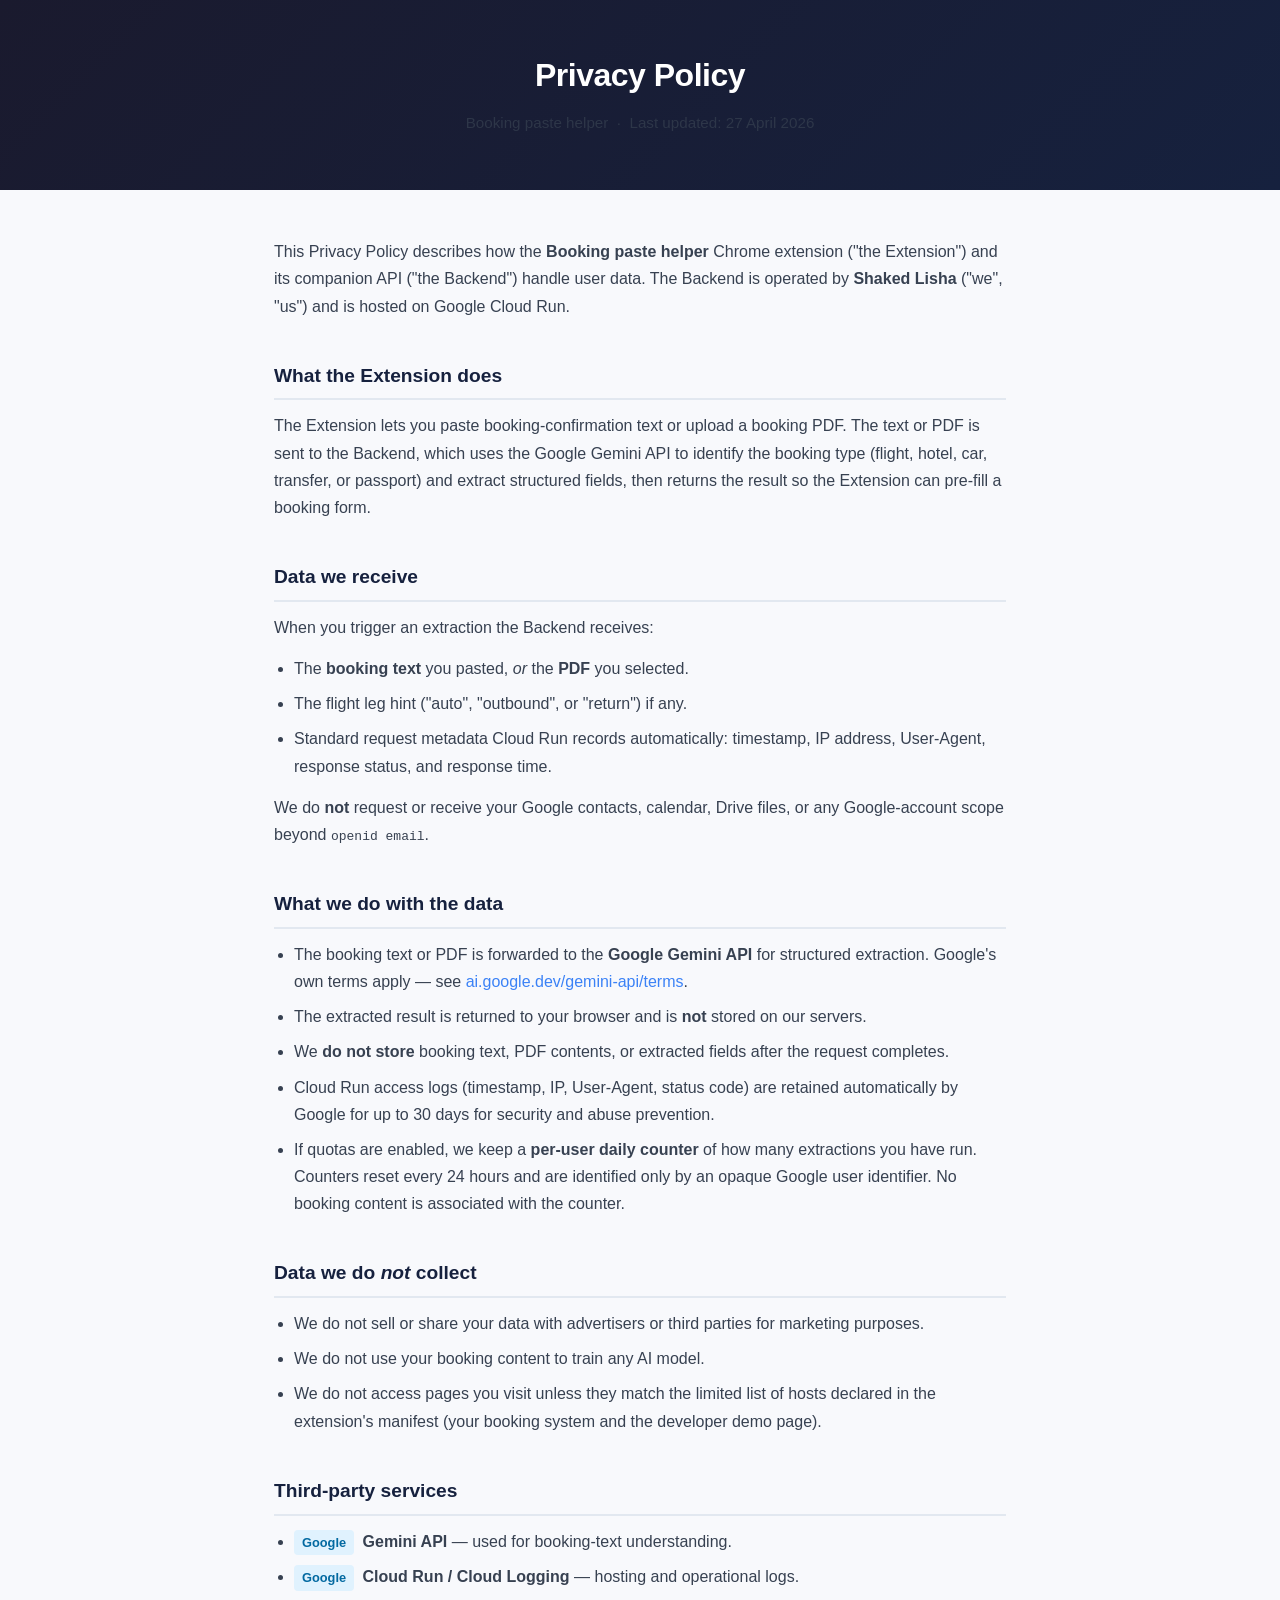
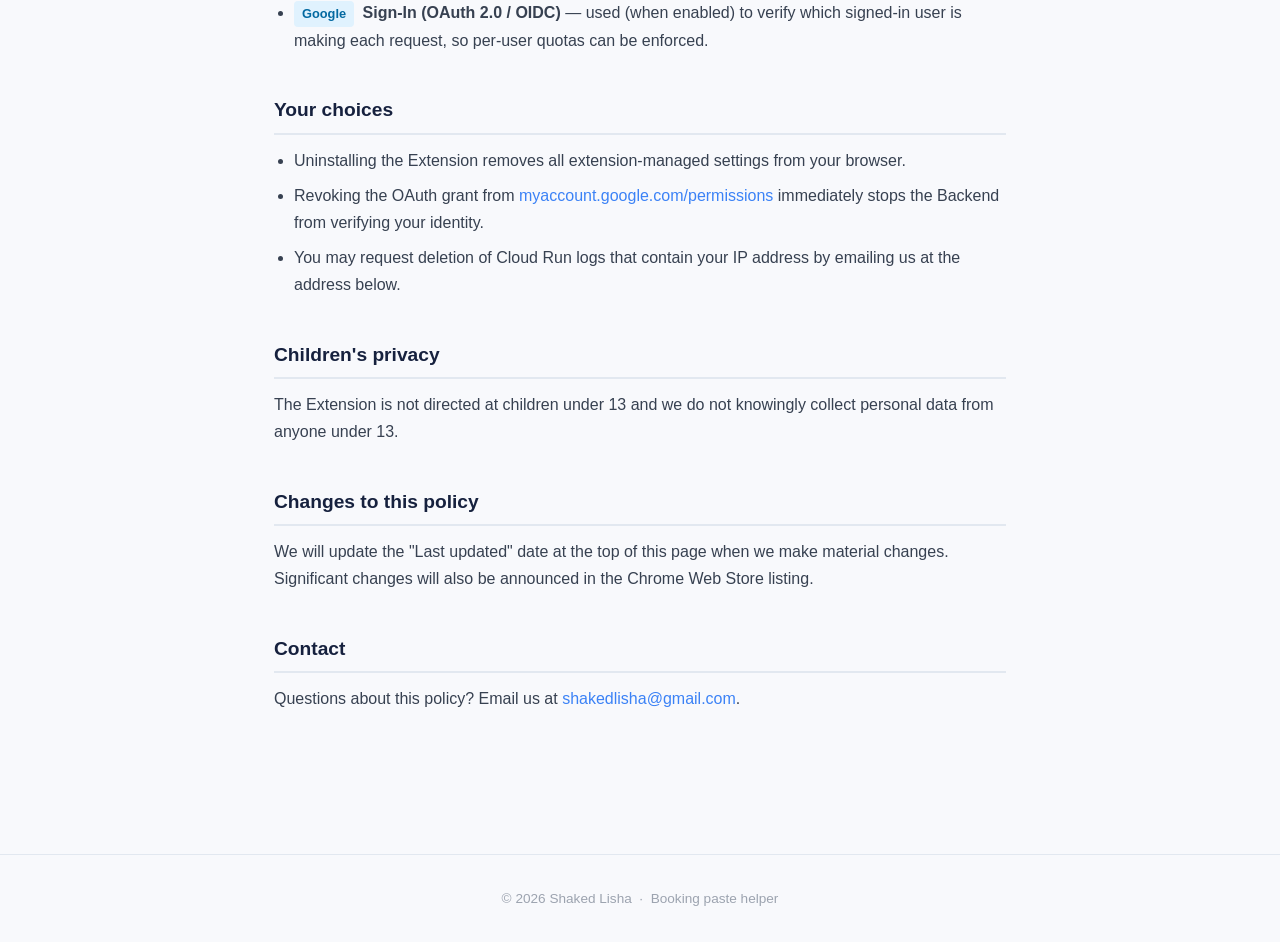
<file: docs/index.html>
<!DOCTYPE html>
<html lang="en">
<head>
  <meta charset="UTF-8" />
  <meta http-equiv="refresh" content="0; url=privacy.html" />
  <title>Booking paste helper</title>
</head>
<body>
  <p><a href="privacy.html">Privacy Policy</a></p>
</body>
</html>
</file>
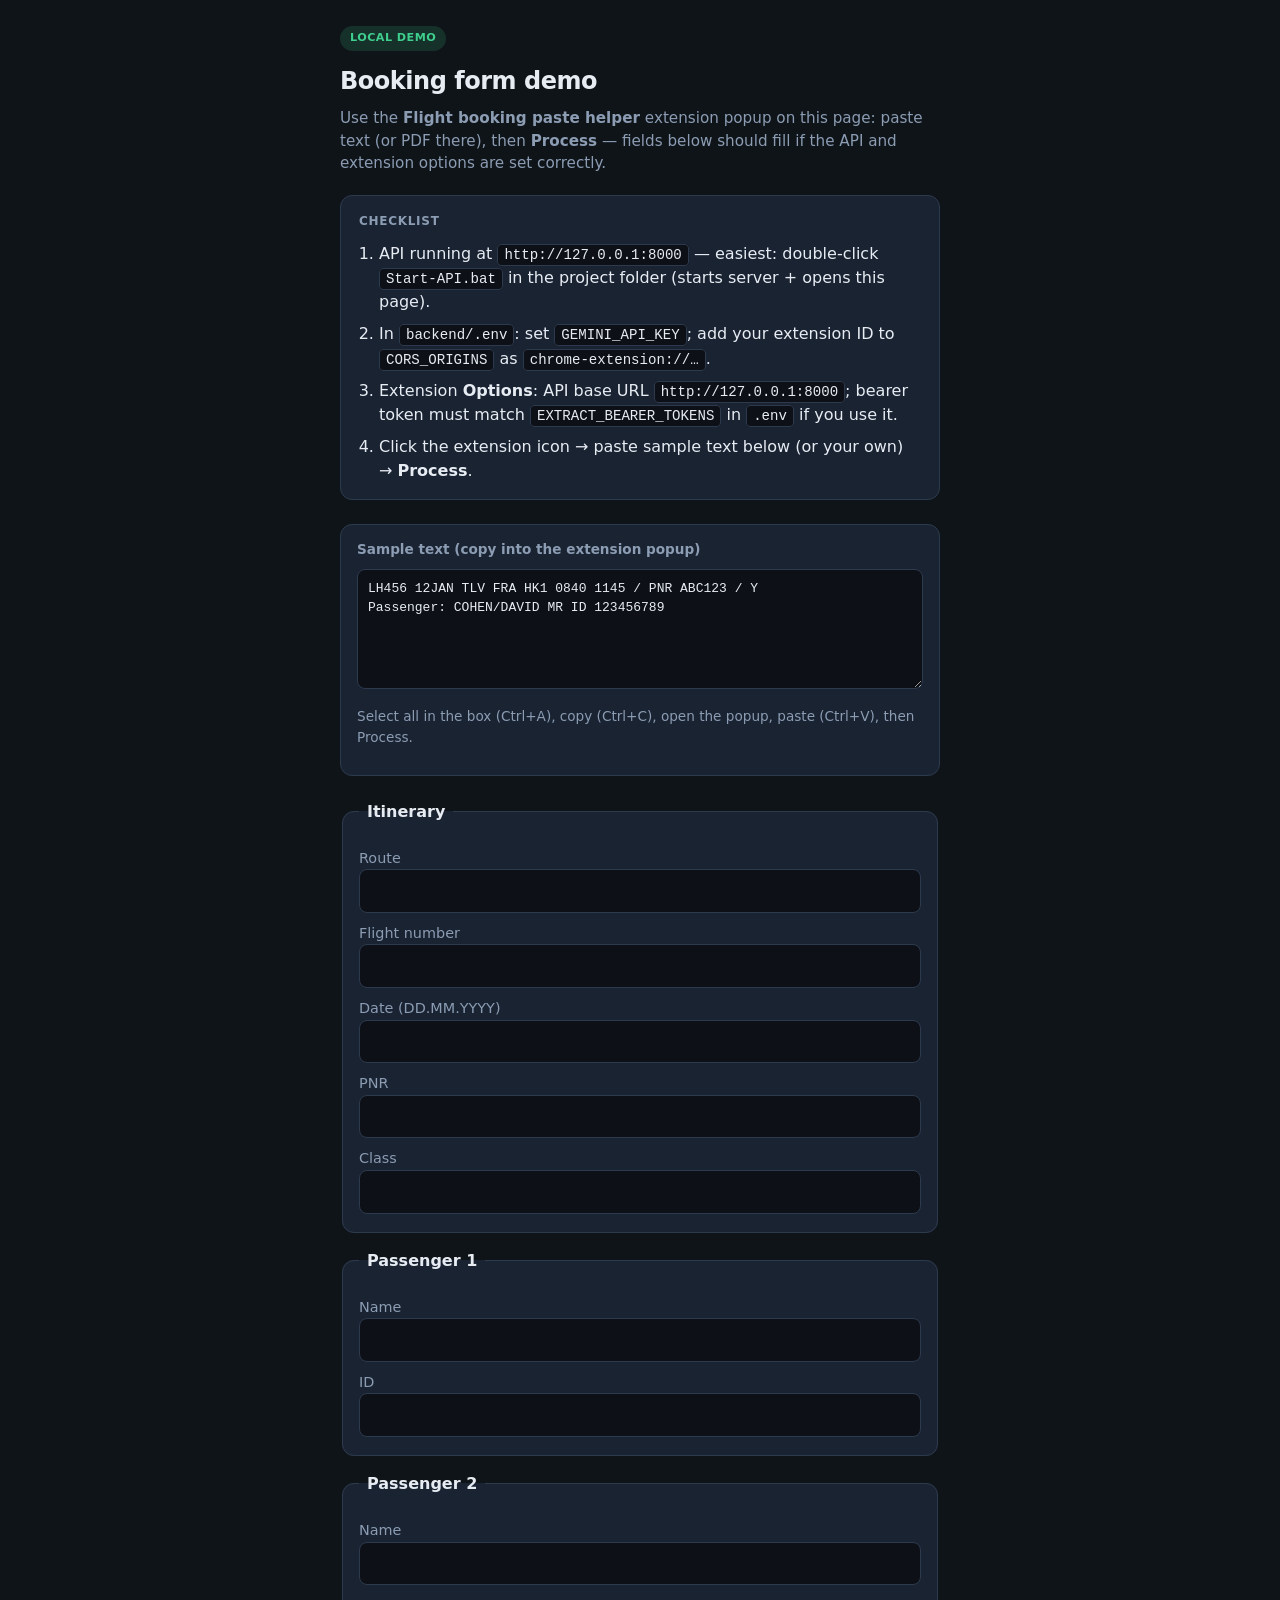
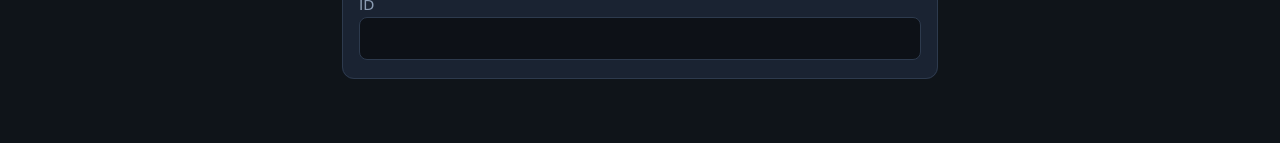
<file: backend/static/index.html>
<!DOCTYPE html>
<html lang="en">
  <head>
    <meta charset="UTF-8" />
    <meta name="viewport" content="width=device-width, initial-scale=1" />
    <title>Booking form demo</title>
    <style>
      :root {
        --bg: #0f1419;
        --card: #1a2332;
        --border: #2d3a4d;
        --text: #e7ecf3;
        --muted: #8b9cb3;
        --accent: #3d8bfd;
        --ok: #3ecf8e;
      }
      * {
        box-sizing: border-box;
      }
      body {
        font: 16px/1.5 "Segoe UI", system-ui, sans-serif;
        margin: 0;
        min-height: 100vh;
        background: var(--bg);
        color: var(--text);
      }
      .wrap {
        max-width: 640px;
        margin: 0 auto;
        padding: 24px 20px 48px;
      }
      h1 {
        font-size: 1.5rem;
        font-weight: 700;
        margin: 0 0 8px;
        letter-spacing: -0.02em;
      }
      .steps {
        background: var(--card);
        border: 1px solid var(--border);
        border-radius: 12px;
        padding: 16px 18px;
        margin-bottom: 24px;
      }
      .steps h2 {
        font-size: 0.75rem;
        text-transform: uppercase;
        letter-spacing: 0.06em;
        color: var(--muted);
        margin: 0 0 12px;
        font-weight: 600;
      }
      .steps ol {
        margin: 0;
        padding-left: 20px;
        color: var(--text);
      }
      .steps li {
        margin-bottom: 8px;
      }
      .steps li:last-child {
        margin-bottom: 0;
      }
      .steps code,
      .sample code {
        font-size: 0.88em;
        background: #0d1117;
        padding: 2px 6px;
        border-radius: 4px;
        border: 1px solid var(--border);
      }
      .pill {
        display: inline-block;
        font-size: 0.7rem;
        font-weight: 600;
        text-transform: uppercase;
        letter-spacing: 0.04em;
        background: rgba(62, 207, 142, 0.15);
        color: var(--ok);
        padding: 4px 10px;
        border-radius: 999px;
        margin-bottom: 12px;
      }
      .sample {
        background: var(--card);
        border: 1px solid var(--border);
        border-radius: 12px;
        padding: 14px 16px;
        margin-bottom: 24px;
      }
      .sample h3 {
        font-size: 0.85rem;
        margin: 0 0 10px;
        color: var(--muted);
        font-weight: 600;
      }
      .sample textarea {
        width: 100%;
        min-height: 120px;
        font: 13px/1.45 ui-monospace, monospace;
        background: #0d1117;
        color: var(--text);
        border: 1px solid var(--border);
        border-radius: 8px;
        padding: 10px;
        resize: vertical;
      }
      .hint {
        font-size: 0.85rem;
        color: var(--muted);
        margin-top: 10px;
      }
      fieldset {
        border: 1px solid var(--border);
        border-radius: 12px;
        margin-bottom: 16px;
        padding: 14px 16px;
        background: var(--card);
      }
      legend {
        font-weight: 600;
        padding: 0 8px;
      }
      label {
        display: block;
        margin: 10px 0 4px;
        font-size: 0.9rem;
        color: var(--muted);
      }
      input[type="text"] {
        width: 100%;
        padding: 10px 12px;
        border: 1px solid var(--border);
        border-radius: 8px;
        font: inherit;
        background: #0d1117;
        color: var(--text);
      }
      input[type="text"]:focus {
        outline: 2px solid var(--accent);
        outline-offset: 1px;
      }
    </style>
  </head>
  <body>
    <div class="wrap">
      <span class="pill">Local demo</span>
      <h1>Booking form demo</h1>
      <p style="color: var(--muted); margin: 0 0 20px; font-size: 0.95rem">
        Use the <strong>Flight booking paste helper</strong> extension popup on this page: paste text (or PDF there),
        then <strong>Process</strong> — fields below should fill if the API and extension options are set correctly.
      </p>

      <div class="steps">
        <h2>Checklist</h2>
        <ol>
          <li>
            API running at <code>http://127.0.0.1:8000</code> — easiest: double-click
            <code>Start-API.bat</code> in the project folder (starts server + opens this page).
          </li>
          <li>
            In <code>backend/.env</code>: set <code>GEMINI_API_KEY</code>; add your extension ID to
            <code>CORS_ORIGINS</code> as <code>chrome-extension://…</code>.
          </li>
          <li>
            Extension <strong>Options</strong>: API base URL <code>http://127.0.0.1:8000</code>; bearer token must match
            <code>EXTRACT_BEARER_TOKENS</code> in <code>.env</code> if you use it.
          </li>
          <li>Click the extension icon → paste sample text below (or your own) → <strong>Process</strong>.</li>
        </ol>
      </div>

      <div class="sample">
        <h3>Sample text (copy into the extension popup)</h3>
        <textarea readonly id="sample">LH456 12JAN TLV FRA HK1 0840 1145 / PNR ABC123 / Y
Passenger: COHEN/DAVID MR ID 123456789</textarea>
        <p class="hint">Select all in the box (Ctrl+A), copy (Ctrl+C), open the popup, paste (Ctrl+V), then Process.</p>
      </div>

      <form>
        <fieldset>
          <legend>Itinerary</legend>
          <label>Route <input type="text" data-booking-field="route" autocomplete="off" /></label>
          <label
            >Flight number
            <input type="text" data-booking-field="flightNumber" autocomplete="off"
          /></label>
          <label>Date (DD.MM.YYYY) <input type="text" data-booking-field="date" autocomplete="off" /></label>
          <label>PNR <input type="text" data-booking-field="pnr" autocomplete="off" /></label>
          <label>Class <input type="text" data-booking-field="flightClass" autocomplete="off" /></label>
        </fieldset>

        <fieldset>
          <legend>Passenger 1</legend>
          <div data-booking-passenger-row>
            <label>Name <input type="text" data-booking-field="passengerName" autocomplete="off" /></label>
            <label>ID <input type="text" data-booking-field="passengerId" autocomplete="off" /></label>
          </div>
        </fieldset>

        <fieldset>
          <legend>Passenger 2</legend>
          <div data-booking-passenger-row>
            <label>Name <input type="text" data-booking-field="passengerName" autocomplete="off" /></label>
            <label>ID <input type="text" data-booking-field="passengerId" autocomplete="off" /></label>
          </div>
        </fieldset>
      </form>
    </div>
  </body>
</html>
</file>
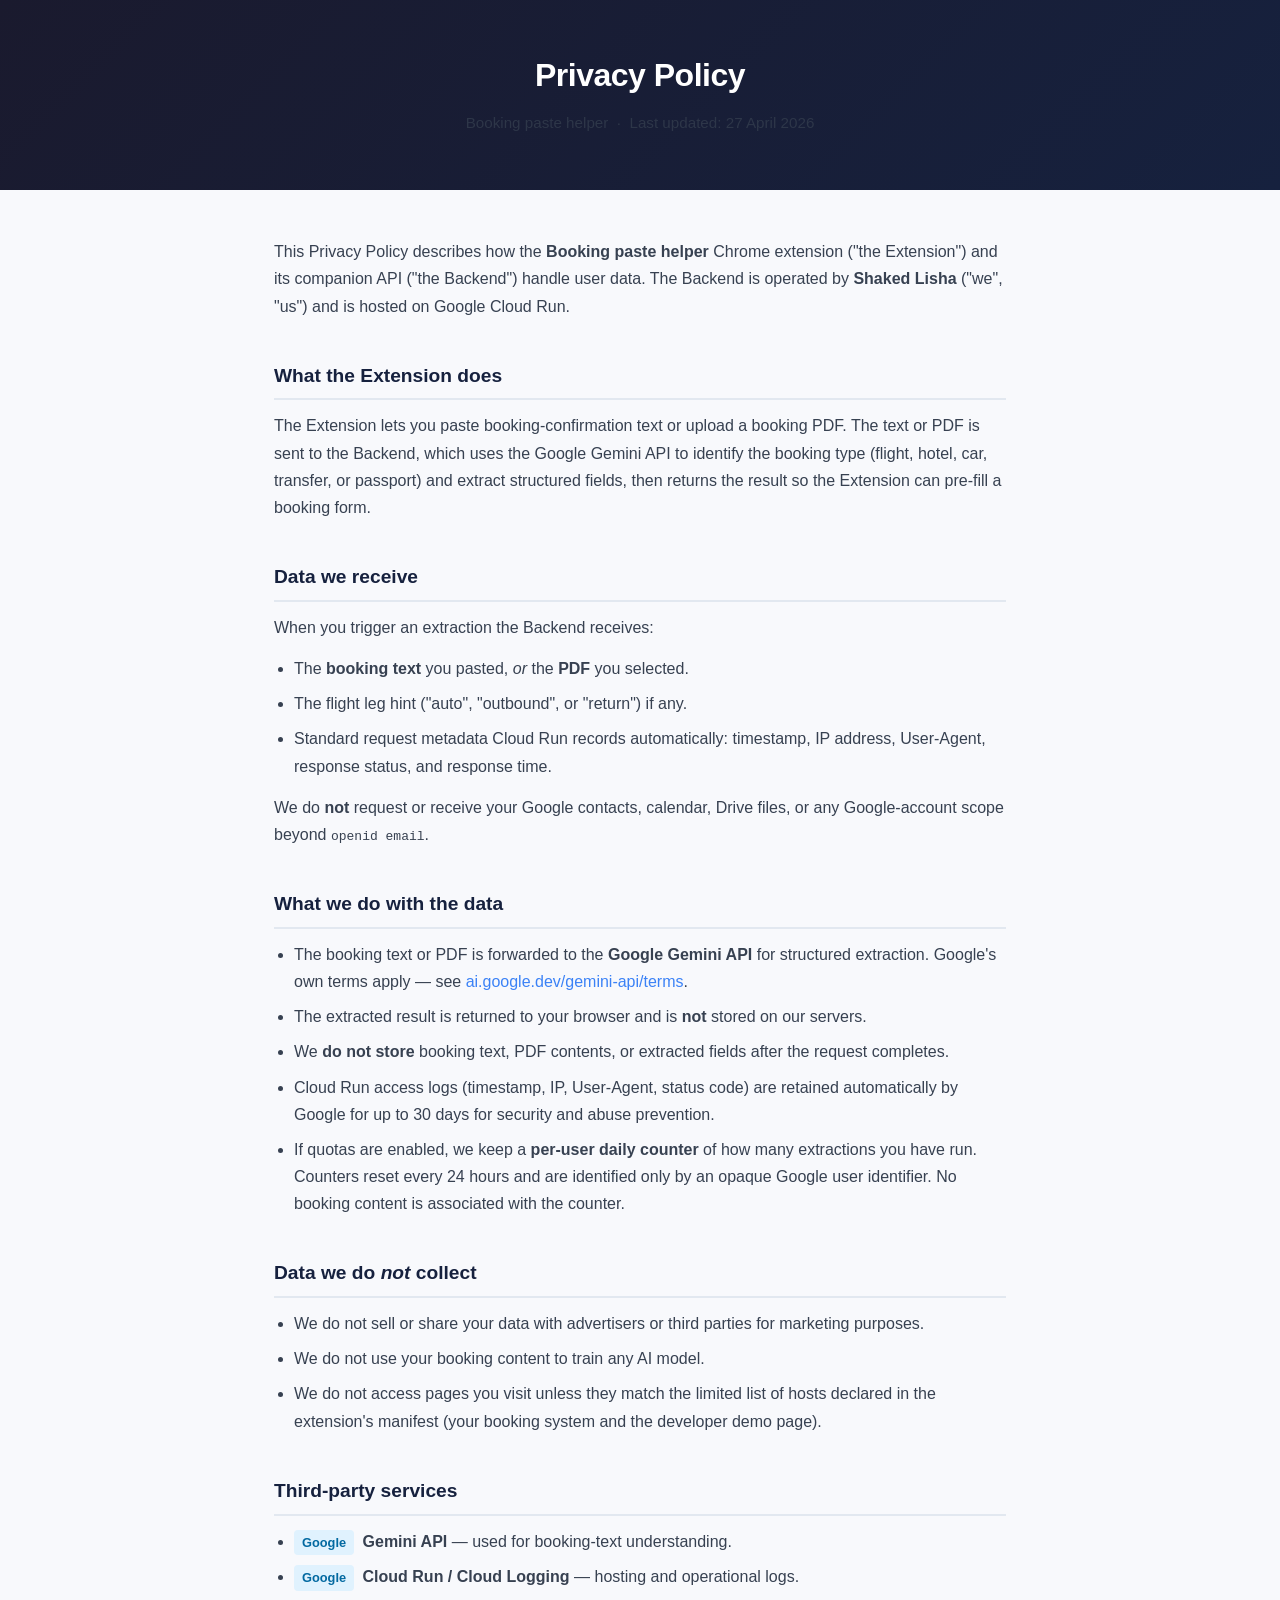
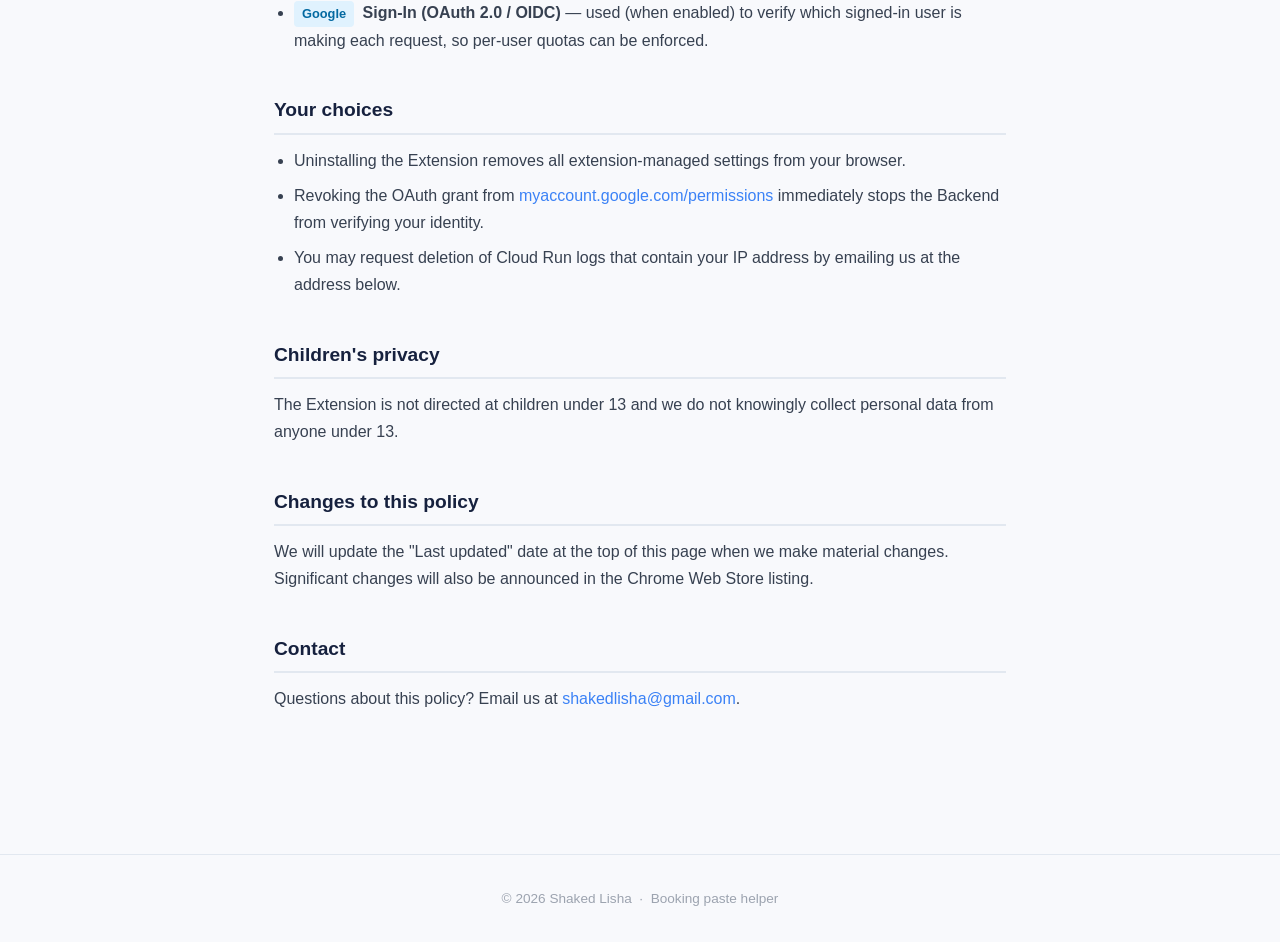
<file: docs/privacy.html>
<!DOCTYPE html>
<html lang="en">
<head>
  <meta charset="UTF-8" />
  <meta name="viewport" content="width=device-width, initial-scale=1.0" />
  <title>Privacy Policy – Booking paste helper</title>
  <style>
    *, *::before, *::after { box-sizing: border-box; margin: 0; padding: 0; }
    body {
      font-family: -apple-system, BlinkMacSystemFont, "Segoe UI", Roboto, Helvetica, Arial, sans-serif;
      line-height: 1.7;
      color: #1a1a2e;
      background: #f8f9fc;
    }
    header {
      background: linear-gradient(135deg, #1a1a2e 0%, #16213e 100%);
      color: #fff;
      padding: 48px 24px 40px;
      text-align: center;
    }
    header h1 { font-size: 2rem; font-weight: 700; letter-spacing: -0.5px; }
    header p  { margin-top: 8px; opacity: 0.7; font-size: 0.95rem; }
    main {
      max-width: 780px;
      margin: 48px auto;
      padding: 0 24px 80px;
    }
    h2 {
      font-size: 1.2rem;
      font-weight: 700;
      color: #16213e;
      margin: 40px 0 12px;
      padding-bottom: 6px;
      border-bottom: 2px solid #e2e8f0;
    }
    p { margin-bottom: 14px; color: #374151; }
    ul { margin: 0 0 14px 20px; color: #374151; }
    ul li { margin-bottom: 8px; }
    a { color: #3b82f6; text-decoration: none; }
    a:hover { text-decoration: underline; }
    .badge {
      display: inline-block;
      background: #e0f2fe;
      color: #0369a1;
      font-size: 0.8rem;
      font-weight: 600;
      border-radius: 4px;
      padding: 2px 8px;
      margin-right: 4px;
    }
    footer {
      text-align: center;
      padding: 32px 24px;
      font-size: 0.85rem;
      color: #9ca3af;
      border-top: 1px solid #e2e8f0;
    }
  </style>
</head>
<body>

<header>
  <h1>Privacy Policy</h1>
  <p>Booking paste helper &nbsp;·&nbsp; Last updated: 27 April 2026</p>
</header>

<main>

  <p>
    This Privacy Policy describes how the <strong>Booking paste helper</strong>
    Chrome extension ("the Extension") and its companion API ("the Backend")
    handle user data. The Backend is operated by <strong>Shaked Lisha</strong>
    ("we", "us") and is hosted on Google Cloud Run.
  </p>

  <h2>What the Extension does</h2>
  <p>
    The Extension lets you paste booking-confirmation text or upload a booking PDF.
    The text or PDF is sent to the Backend, which uses the Google Gemini API to
    identify the booking type (flight, hotel, car, transfer, or passport) and
    extract structured fields, then returns the result so the Extension can
    pre-fill a booking form.
  </p>

  <h2>Data we receive</h2>
  <p>When you trigger an extraction the Backend receives:</p>
  <ul>
    <li>The <strong>booking text</strong> you pasted, <em>or</em> the <strong>PDF</strong> you selected.</li>
    <li>The flight leg hint ("auto", "outbound", or "return") if any.</li>
    <li>Standard request metadata Cloud Run records automatically: timestamp, IP address, User-Agent, response status, and response time.</li>
  </ul>
  <p>
    We do <strong>not</strong> request or receive your Google contacts, calendar,
    Drive files, or any Google-account scope beyond <code>openid email</code>.
  </p>

  <h2>What we do with the data</h2>
  <ul>
    <li>The booking text or PDF is forwarded to the <strong>Google Gemini API</strong> for structured extraction. Google's own terms apply — see <a href="https://ai.google.dev/gemini-api/terms" target="_blank">ai.google.dev/gemini-api/terms</a>.</li>
    <li>The extracted result is returned to your browser and is <strong>not</strong> stored on our servers.</li>
    <li>We <strong>do not store</strong> booking text, PDF contents, or extracted fields after the request completes.</li>
    <li>Cloud Run access logs (timestamp, IP, User-Agent, status code) are retained automatically by Google for up to 30 days for security and abuse prevention.</li>
    <li>If quotas are enabled, we keep a <strong>per-user daily counter</strong> of how many extractions you have run. Counters reset every 24 hours and are identified only by an opaque Google user identifier. No booking content is associated with the counter.</li>
  </ul>

  <h2>Data we do <em>not</em> collect</h2>
  <ul>
    <li>We do not sell or share your data with advertisers or third parties for marketing purposes.</li>
    <li>We do not use your booking content to train any AI model.</li>
    <li>We do not access pages you visit unless they match the limited list of hosts declared in the extension's manifest (your booking system and the developer demo page).</li>
  </ul>

  <h2>Third-party services</h2>
  <ul>
    <li><span class="badge">Google</span> <strong>Gemini API</strong> — used for booking-text understanding.</li>
    <li><span class="badge">Google</span> <strong>Cloud Run / Cloud Logging</strong> — hosting and operational logs.</li>
    <li><span class="badge">Google</span> <strong>Sign-In (OAuth 2.0 / OIDC)</strong> — used (when enabled) to verify which signed-in user is making each request, so per-user quotas can be enforced.</li>
  </ul>

  <h2>Your choices</h2>
  <ul>
    <li>Uninstalling the Extension removes all extension-managed settings from your browser.</li>
    <li>Revoking the OAuth grant from <a href="https://myaccount.google.com/permissions" target="_blank">myaccount.google.com/permissions</a> immediately stops the Backend from verifying your identity.</li>
    <li>You may request deletion of Cloud Run logs that contain your IP address by emailing us at the address below.</li>
  </ul>

  <h2>Children's privacy</h2>
  <p>
    The Extension is not directed at children under 13 and we do not knowingly
    collect personal data from anyone under 13.
  </p>

  <h2>Changes to this policy</h2>
  <p>
    We will update the "Last updated" date at the top of this page when we make
    material changes. Significant changes will also be announced in the Chrome
    Web Store listing.
  </p>

  <h2>Contact</h2>
  <p>
    Questions about this policy? Email us at
    <a href="mailto:shakedlisha@gmail.com">shakedlisha@gmail.com</a>.
  </p>

</main>

<footer>
  &copy; 2026 Shaked Lisha &nbsp;·&nbsp; Booking paste helper
</footer>

</body>
</html>
</file>
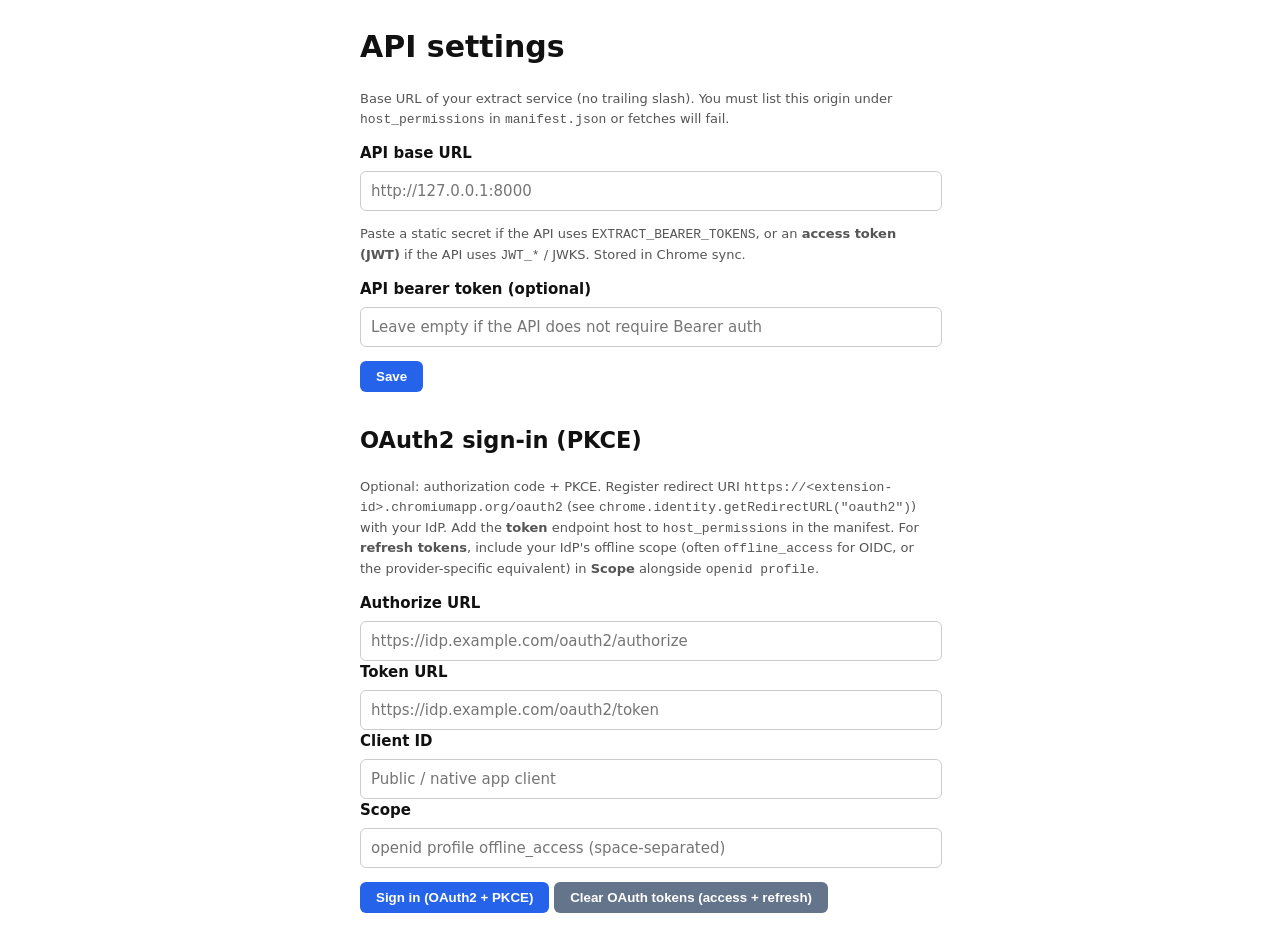
<file: extension/options.html>
<!DOCTYPE html>
<html lang="en">
  <head>
    <meta charset="UTF-8" />
    <title>Booking paste — settings</title>
    <style>
      body {
        font: 15px/1.5 system-ui, sans-serif;
        max-width: 560px;
        margin: 24px auto;
        padding: 0 16px;
        color: #111;
      }
      label {
        display: block;
        font-weight: 600;
        margin-bottom: 6px;
      }
      input {
        width: 100%;
        padding: 8px 10px;
        border: 1px solid #ccc;
        border-radius: 6px;
        font: inherit;
      }
      button {
        margin-top: 14px;
        padding: 8px 16px;
        border-radius: 6px;
        border: none;
        background: #2563eb;
        color: #fff;
        font-weight: 600;
        cursor: pointer;
      }
      button.secondary {
        background: #64748b;
      }
      p.hint {
        font-size: 13px;
        color: #555;
      }
      #saved {
        margin-top: 10px;
        font-size: 13px;
        color: #15803d;
      }
    </style>
  </head>
  <body>
    <h1>API settings</h1>
    <p class="hint">
      Base URL of your extract service (no trailing slash). You must list this origin under
      <code>host_permissions</code> in <code>manifest.json</code> or fetches will fail.
    </p>
    <label for="apiBaseUrl">API base URL</label>
    <input id="apiBaseUrl" type="url" placeholder="http://127.0.0.1:8000" />
    <p class="hint">
      Paste a static secret if the API uses <code>EXTRACT_BEARER_TOKENS</code>, or an <strong>access token (JWT)</strong> if the API uses <code>JWT_*</code> / JWKS. Stored in Chrome sync.
    </p>
    <label for="apiBearerToken">API bearer token (optional)</label>
    <input
      id="apiBearerToken"
      type="password"
      autocomplete="off"
      placeholder="Leave empty if the API does not require Bearer auth"
    />
    <button type="button" id="save">Save</button>
    <p id="saved" hidden>Saved.</p>

    <h2 style="margin-top: 2rem">OAuth2 sign-in (PKCE)</h2>
    <p class="hint">
      Optional: authorization code + PKCE. Register redirect URI
      <code>https://&lt;extension-id&gt;.chromiumapp.org/oauth2</code> (see
      <code>chrome.identity.getRedirectURL(&quot;oauth2&quot;)</code>) with your IdP. Add the
      <strong>token</strong> endpoint host to <code>host_permissions</code> in the manifest.
      For <strong>refresh tokens</strong>, include your IdP&apos;s offline scope (often
      <code>offline_access</code> for OIDC, or the provider-specific equivalent) in
      <strong>Scope</strong> alongside <code>openid profile</code>.
    </p>
    <label for="oauthAuthorizeUrl">Authorize URL</label>
    <input id="oauthAuthorizeUrl" type="url" placeholder="https://idp.example.com/oauth2/authorize" />
    <label for="oauthTokenUrl">Token URL</label>
    <input id="oauthTokenUrl" type="url" placeholder="https://idp.example.com/oauth2/token" />
    <label for="oauthClientId">Client ID</label>
    <input id="oauthClientId" type="text" autocomplete="off" placeholder="Public / native app client" />
    <label for="oauthScope">Scope</label>
    <input
      id="oauthScope"
      type="text"
      placeholder="openid profile offline_access (space-separated)"
    />
    <button type="button" id="oauthSignIn">Sign in (OAuth2 + PKCE)</button>
    <button type="button" id="clearOAuth" class="secondary">
      Clear OAuth tokens (access + refresh)
    </button>
    <p id="oauthStatus" class="hint" style="margin-top: 8px"></p>

    <script src="oauth_pkce.js"></script>
    <script src="options.js"></script>
  </body>
</html>
</file>
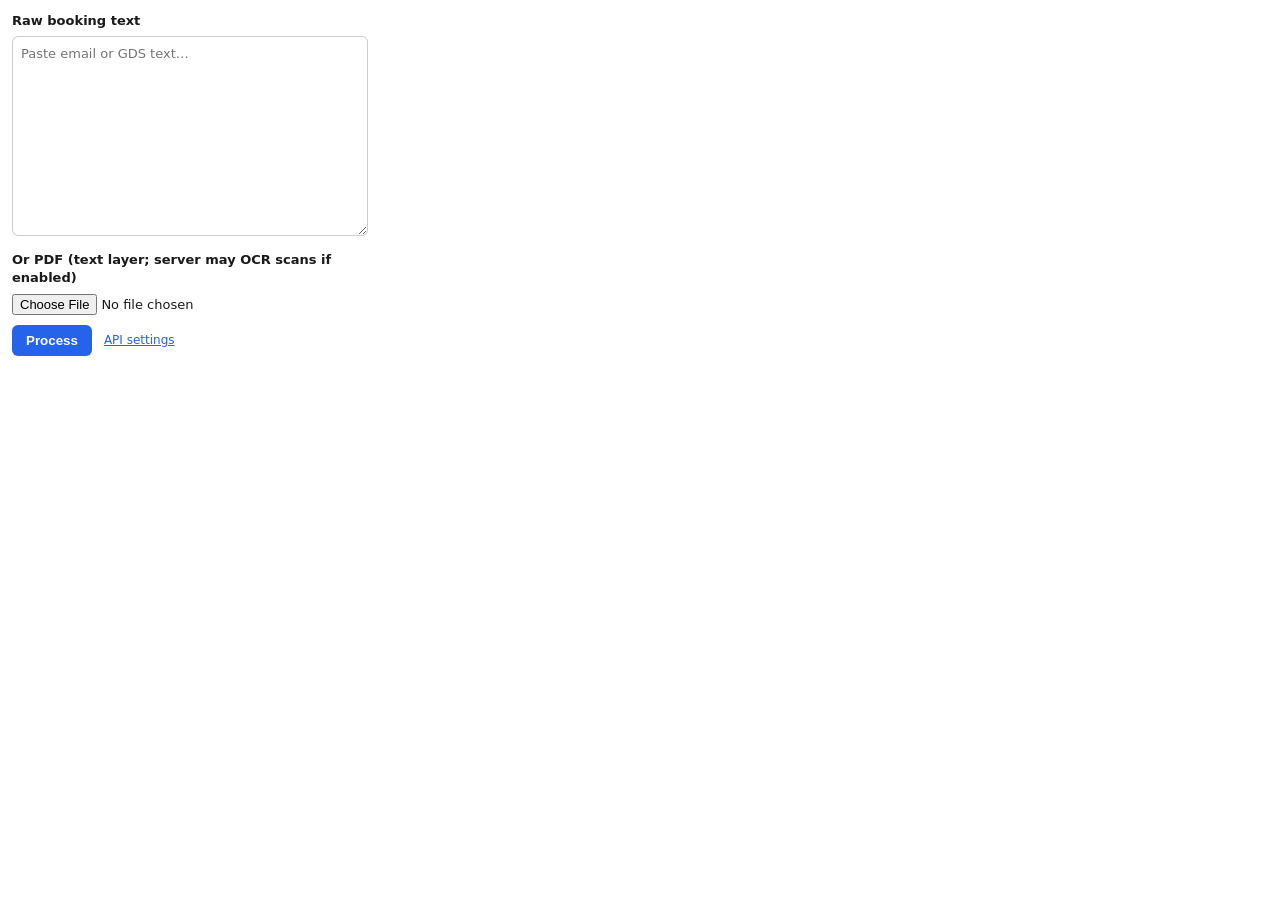
<file: extension/popup.html>
<!DOCTYPE html>
<html lang="en">
  <head>
    <meta charset="UTF-8" />
    <title>Booking paste</title>
    <link rel="stylesheet" href="popup.css" />
  </head>
  <body>
    <main>
      <label for="raw">Raw booking text</label>
      <textarea id="raw" rows="10" placeholder="Paste email or GDS text…"></textarea>
      <label for="pdfFile" class="pdf-label">Or PDF (text layer; server may OCR scans if enabled)</label>
      <input id="pdfFile" type="file" accept=".pdf,application/pdf" />
      <div class="row">
        <button type="button" id="process">Process</button>
        <a id="open-options" href="#">API settings</a>
      </div>
      <p id="status" class="status" aria-live="polite"></p>
    </main>
    <script src="messaging_helper.js"></script>
    <script src="popup.js"></script>
  </body>
</html>
</file>
<file: extension/popup.css>
* {
  box-sizing: border-box;
}
body {
  width: 380px;
  margin: 0;
  font: 13px/1.4 system-ui, sans-serif;
  color: #1a1a1a;
}
main {
  padding: 12px;
}
label {
  display: block;
  font-weight: 600;
  margin-bottom: 6px;
}
.pdf-label {
  margin-top: 10px;
}
#pdfFile {
  width: 100%;
  font: inherit;
  font-weight: normal;
}
textarea {
  width: 100%;
  resize: vertical;
  min-height: 160px;
  padding: 8px;
  border: 1px solid #ccc;
  border-radius: 6px;
  font: inherit;
}
.row {
  display: flex;
  align-items: center;
  gap: 12px;
  margin-top: 10px;
}
button {
  padding: 8px 14px;
  border: none;
  border-radius: 6px;
  background: #2563eb;
  color: #fff;
  font-weight: 600;
  cursor: pointer;
}
button:disabled {
  opacity: 0.6;
  cursor: not-allowed;
}
#open-options {
  font-size: 12px;
  color: #2563eb;
}
.status {
  margin-top: 10px;
  min-height: 2.8em;
  font-size: 12px;
  color: #444;
}
.status.error {
  color: #b91c1c;
}
.status.ok {
  color: #15803d;
}
</file>
